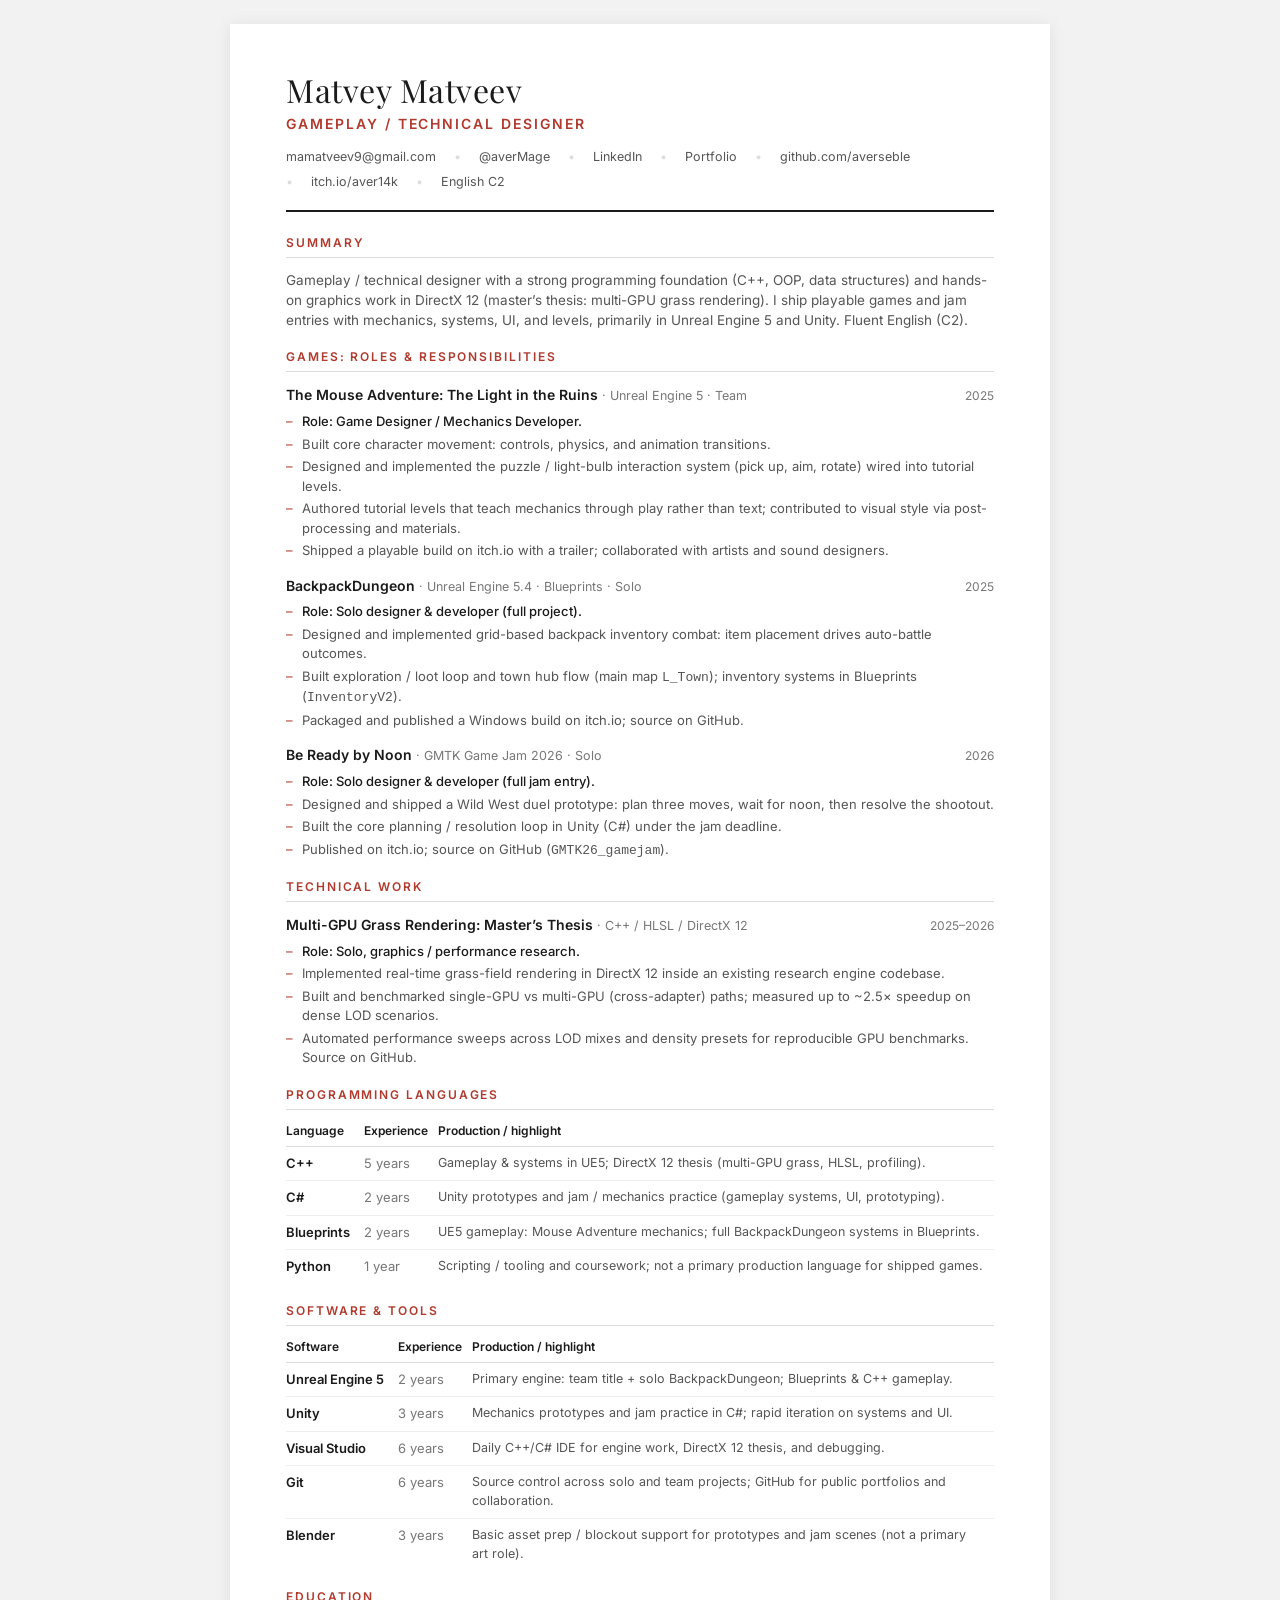
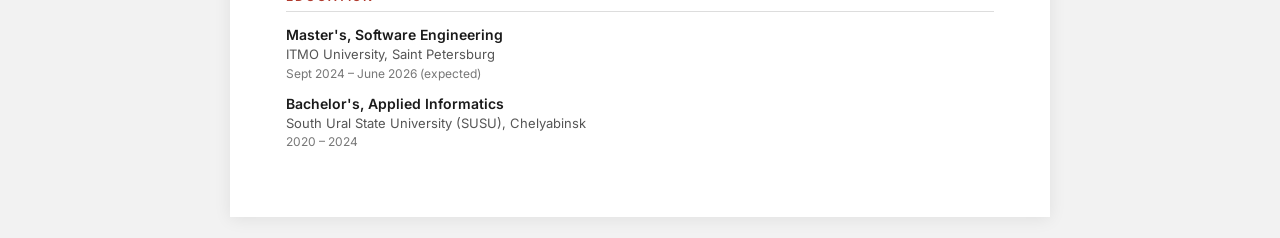
<file: cv.html>
<!DOCTYPE html>
<html lang="en">
<head>
  <meta charset="UTF-8">
  <meta name="viewport" content="width=device-width, initial-scale=1.0">
  <title>Matvey Matveev - CV - Gameplay / Technical Designer</title>
  <link rel="preconnect" href="https://fonts.googleapis.com">
  <link rel="preconnect" href="https://fonts.gstatic.com" crossorigin>
  <link href="https://fonts.googleapis.com/css2?family=Inter:wght@300;400;500;600&family=Playfair+Display:wght@600&display=swap" rel="stylesheet">
  <style>
    :root {
      --ink: #1a1a1a;
      --muted: #555;
      --dim: #777;
      --accent: #b03a2e;
      --line: #ddd;
      --bg: #fff;
    }

    * { margin: 0; padding: 0; box-sizing: border-box; }

    body {
      font-family: 'Inter', system-ui, sans-serif;
      color: var(--ink);
      background: #f2f2f2;
      line-height: 1.5;
      font-size: 14px;
      -webkit-font-smoothing: antialiased;
    }

    .page {
      max-width: 820px;
      margin: 24px auto;
      background: var(--bg);
      padding: 48px 56px;
      box-shadow: 0 2px 16px rgba(0,0,0,0.08);
    }

    .cv-head { border-bottom: 2px solid var(--ink); padding-bottom: 18px; margin-bottom: 22px; }
    .cv-name {
      font-family: 'Playfair Display', serif;
      font-size: 32px;
      letter-spacing: 0.5px;
      line-height: 1.1;
    }
    .cv-role {
      font-size: 14px;
      letter-spacing: 0.14em;
      text-transform: uppercase;
      color: var(--accent);
      font-weight: 600;
      margin-top: 6px;
    }
    .cv-contacts {
      margin-top: 14px;
      display: flex;
      flex-wrap: wrap;
      gap: 6px 18px;
      font-size: 12.5px;
      color: var(--muted);
    }
    .cv-contacts a { color: var(--muted); text-decoration: none; }
    .cv-contacts a:hover { color: var(--accent); }
    .cv-contacts span::before { content: "•"; color: var(--line); margin-right: 18px; }
    .cv-contacts span:first-child::before { content: none; }

    section { margin-bottom: 18px; }
    h2 {
      font-size: 12px;
      letter-spacing: 0.16em;
      text-transform: uppercase;
      color: var(--accent);
      border-bottom: 1px solid var(--line);
      padding-bottom: 5px;
      margin-bottom: 12px;
      font-weight: 600;
    }

    .summary { color: var(--muted); font-size: 13.5px; }

    .skills { display: grid; grid-template-columns: 130px 1fr; row-gap: 7px; column-gap: 14px; font-size: 13px; }
    .skills dt { font-weight: 600; color: var(--ink); }
    .skills dd { color: var(--muted); }

    .exp-table { width: 100%; border-collapse: collapse; font-size: 13px; }
    .exp-table th {
      text-align: left;
      font-weight: 600;
      font-size: 12px;
      padding: 0 10px 6px 0;
      border-bottom: 1px solid var(--line);
      color: var(--ink);
    }
    .exp-table td {
      padding: 7px 10px 7px 0;
      vertical-align: top;
      color: var(--muted);
      border-bottom: 1px solid #eee;
    }
    .exp-table tr:last-child td { border-bottom: none; }
    .exp-table .name { font-weight: 600; color: var(--ink); white-space: nowrap; padding-right: 14px; }
    .exp-table .yrs { white-space: nowrap; color: var(--dim); width: 72px; }
    .exp-table .note { font-size: 12.5px; }

    .item { margin-bottom: 14px; }
    .item:last-child { margin-bottom: 0; }
    .item-head { display: flex; justify-content: space-between; align-items: baseline; gap: 12px; }
    .item-title { font-weight: 600; font-size: 14px; }
    .item-title .stack { font-weight: 400; color: var(--dim); font-size: 12.5px; }
    .item-meta { color: var(--dim); font-size: 12px; white-space: nowrap; }
    .item ul { list-style: none; margin-top: 6px; }
    .item li { position: relative; padding-left: 16px; color: var(--muted); font-size: 13px; margin: 3px 0; }
    .item li::before { content: "–"; position: absolute; left: 0; color: var(--accent); }
    .item .role-tag { color: var(--ink); font-weight: 500; }

    .edu-item { margin-bottom: 10px; }
    .edu-item .deg { font-weight: 600; }
    .edu-item .school { color: var(--muted); font-size: 13px; }
    .edu-item .meta { color: var(--dim); font-size: 12px; }

    @media print {
      body { background: #fff; font-size: 11.5px; }
      .page { margin: 0; max-width: none; box-shadow: none; padding: 0; }
      @page { size: A4; margin: 12mm 14mm; }
      a { color: var(--ink) !important; }
      h2 { color: #000; }
      .cv-role, .item li::before { color: #000; }
      section { margin-bottom: 14px; }
    }
  </style>
</head>
<body>
  <div class="page">
    <header class="cv-head">
      <div class="cv-name">Matvey Matveev</div>
      <div class="cv-role">Gameplay / Technical Designer</div>
      <div class="cv-contacts">
        <span><a href="mailto:mamatveev9@gmail.com">mamatveev9@gmail.com</a></span>
        <span><a href="https://t.me/averMage">@averMage</a></span>
        <span><a href="https://www.linkedin.com/in/matveev-matvei/">LinkedIn</a></span>
        <span><a href="https://averseble.github.io/portfolio/">Portfolio</a></span>
        <span><a href="https://github.com/averseble">github.com/averseble</a></span>
        <span><a href="https://aver14k.itch.io/">itch.io/aver14k</a></span>
        <span>English C2</span>
      </div>
    </header>

    <section>
      <h2>Summary</h2>
      <p class="summary">
        Gameplay / technical designer with a strong programming foundation (C++, OOP, data structures)
        and hands-on graphics work in DirectX&nbsp;12 (master’s thesis: multi-GPU grass rendering). I ship playable
        games and jam entries with mechanics, systems, UI, and levels, primarily in Unreal Engine&nbsp;5 and Unity.
        Fluent English (C2).
      </p>
    </section>

    <section>
      <h2>Games: Roles &amp; Responsibilities</h2>

      <div class="item">
        <div class="item-head">
          <div class="item-title">The Mouse Adventure: The Light in the Ruins <span class="stack">· Unreal Engine 5 · Team</span></div>
          <div class="item-meta">2025</div>
        </div>
        <ul>
          <li><span class="role-tag">Role: Game Designer / Mechanics Developer.</span></li>
          <li>Built core character movement: controls, physics, and animation transitions.</li>
          <li>Designed and implemented the puzzle / light-bulb interaction system (pick up, aim, rotate) wired into tutorial levels.</li>
          <li>Authored tutorial levels that teach mechanics through play rather than text; contributed to visual style via post-processing and materials.</li>
          <li>Shipped a playable build on itch.io with a trailer; collaborated with artists and sound designers.</li>
        </ul>
      </div>

      <div class="item">
        <div class="item-head">
          <div class="item-title">BackpackDungeon <span class="stack">· Unreal Engine 5.4 · Blueprints · Solo</span></div>
          <div class="item-meta">2025</div>
        </div>
        <ul>
          <li><span class="role-tag">Role: Solo designer &amp; developer (full project).</span></li>
          <li>Designed and implemented grid-based backpack inventory combat: item placement drives auto-battle outcomes.</li>
          <li>Built exploration / loot loop and town hub flow (main map <code>L_Town</code>); inventory systems in Blueprints (<code>InventoryV2</code>).</li>
          <li>Packaged and published a Windows build on itch.io; source on GitHub.</li>
        </ul>
      </div>

      <div class="item">
        <div class="item-head">
          <div class="item-title">Be Ready by Noon <span class="stack">· GMTK Game Jam 2026 · Solo</span></div>
          <div class="item-meta">2026</div>
        </div>
        <ul>
          <li><span class="role-tag">Role: Solo designer &amp; developer (full jam entry).</span></li>
          <li>Designed and shipped a Wild West duel prototype: plan three moves, wait for noon, then resolve the shootout.</li>
          <li>Built the core planning / resolution loop in Unity (C#) under the jam deadline.</li>
          <li>Published on itch.io; source on GitHub (<code>GMTK26_gamejam</code>).</li>
        </ul>
      </div>

    </section>

    <section>
      <h2>Technical Work</h2>
      <div class="item">
        <div class="item-head">
          <div class="item-title">Multi-GPU Grass Rendering: Master’s Thesis <span class="stack">· C++ / HLSL / DirectX 12</span></div>
          <div class="item-meta">2025–2026</div>
        </div>
        <ul>
          <li><span class="role-tag">Role: Solo, graphics / performance research.</span></li>
          <li>Implemented real-time grass-field rendering in DirectX&nbsp;12 inside an existing research engine codebase.</li>
          <li>Built and benchmarked single-GPU vs multi-GPU (cross-adapter) paths; measured up to ~2.5× speedup on dense LOD scenarios.</li>
          <li>Automated performance sweeps across LOD mixes and density presets for reproducible GPU benchmarks. Source on GitHub.</li>
        </ul>
      </div>
    </section>

    <section>
      <h2>Programming Languages</h2>
      <table class="exp-table">
        <thead>
          <tr>
            <th>Language</th>
            <th>Experience</th>
            <th>Production / highlight</th>
          </tr>
        </thead>
        <tbody>
          <tr>
            <td class="name">C++</td>
            <td class="yrs">5 years</td>
            <td class="note">Gameplay &amp; systems in UE5; DirectX&nbsp;12 thesis (multi-GPU grass, HLSL, profiling).</td>
          </tr>
          <tr>
            <td class="name">C#</td>
            <td class="yrs">2 years</td>
            <td class="note">Unity prototypes and jam / mechanics practice (gameplay systems, UI, prototyping).</td>
          </tr>
          <tr>
            <td class="name">Blueprints</td>
            <td class="yrs">2 years</td>
            <td class="note">UE5 gameplay: Mouse Adventure mechanics; full BackpackDungeon systems in Blueprints.</td>
          </tr>
          <tr>
            <td class="name">Python</td>
            <td class="yrs">1 year</td>
            <td class="note">Scripting / tooling and coursework; not a primary production language for shipped games.</td>
          </tr>
        </tbody>
      </table>
    </section>

    <section>
      <h2>Software &amp; Tools</h2>
      <table class="exp-table">
        <thead>
          <tr>
            <th>Software</th>
            <th>Experience</th>
            <th>Production / highlight</th>
          </tr>
        </thead>
        <tbody>
          <tr>
            <td class="name">Unreal Engine 5</td>
            <td class="yrs">2 years</td>
            <td class="note">Primary engine: team title + solo BackpackDungeon; Blueprints &amp; C++ gameplay.</td>
          </tr>
          <tr>
            <td class="name">Unity</td>
            <td class="yrs">3 years</td>
            <td class="note">Mechanics prototypes and jam practice in C#; rapid iteration on systems and UI.</td>
          </tr>
          <tr>
            <td class="name">Visual Studio</td>
            <td class="yrs">6 years</td>
            <td class="note">Daily C++/C# IDE for engine work, DirectX&nbsp;12 thesis, and debugging.</td>
          </tr>
          <tr>
            <td class="name">Git</td>
            <td class="yrs">6 years</td>
            <td class="note">Source control across solo and team projects; GitHub for public portfolios and collaboration.</td>
          </tr>
          <tr>
            <td class="name">Blender</td>
            <td class="yrs">3 years</td>
            <td class="note">Basic asset prep / blockout support for prototypes and jam scenes (not a primary art role).</td>
          </tr>
        </tbody>
      </table>
    </section>

    <section>
      <h2>Education</h2>
      <div class="edu-item">
        <div class="deg">Master's, Software Engineering</div>
        <div class="school">ITMO University, Saint Petersburg</div>
        <div class="meta">Sept 2024 – June 2026 (expected)</div>
      </div>
      <div class="edu-item">
        <div class="deg">Bachelor's, Applied Informatics</div>
        <div class="school">South Ural State University (SUSU), Chelyabinsk</div>
        <div class="meta">2020 – 2024</div>
      </div>
    </section>
  </div>
</body>
</html>
</file>
